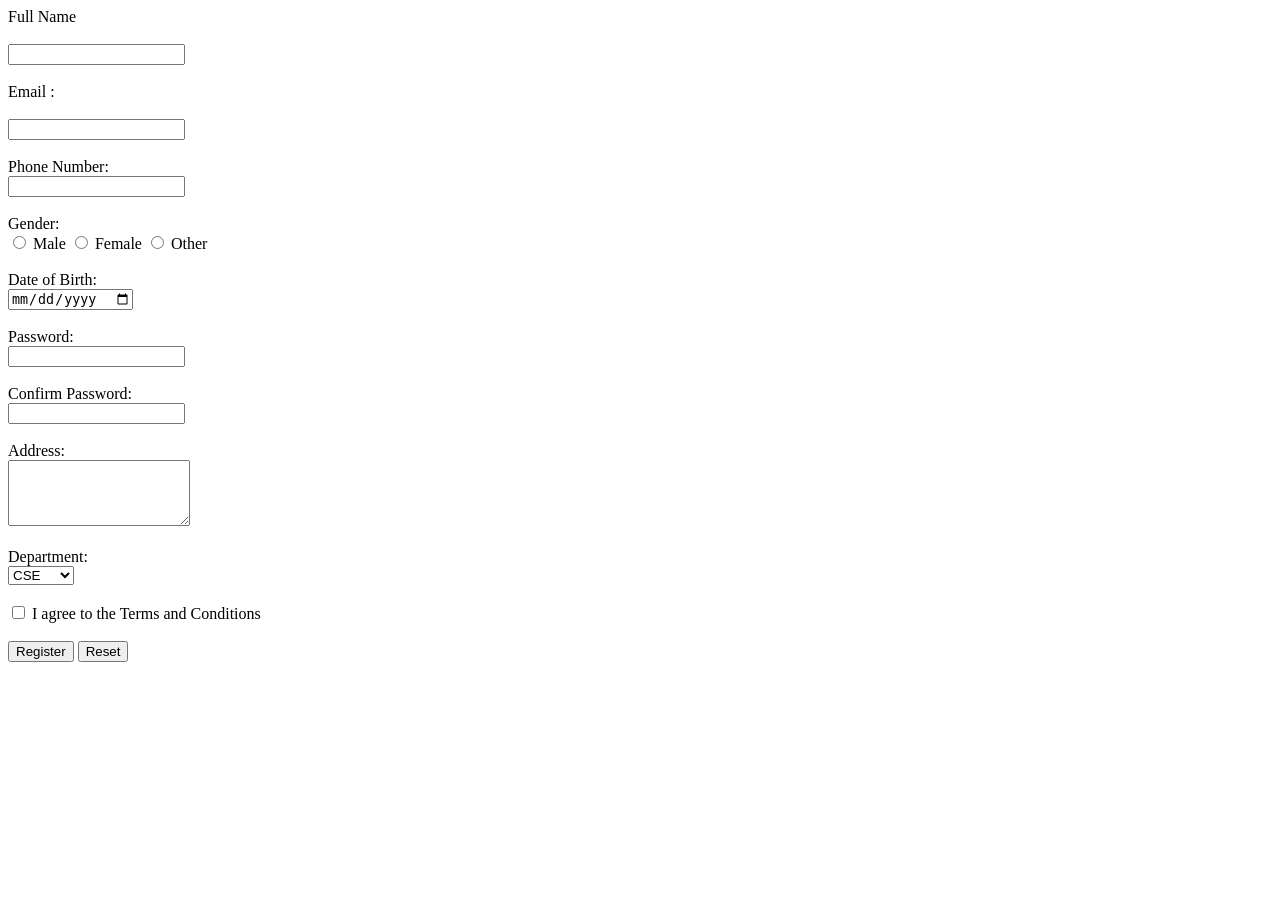
<file: index.html>
<!DOCTYPE html>
<html lang="en">
<head>
    <meta charset="UTF-8">
    <meta name="viewport" content="width=device-width, initial-scale=1.0">
    <title>Document</title>
</head>
<body>
    <form>
        <label for="fullname">Full Name</label> <br><br>
        <input type="text" id="fullname" name="fullname" required><br><br>

        <label for="email">Email :</label><br><br>
        <input type="email" id="email" name="email" required><br><br>

        <label for="phone">Phone Number: </label><br>
        <input type="tel" id="phone" name="phone" required><br><br>

        <label>Gender: </label><br>
        <input type="radio" id="male" name="gender" value="Male">
        <label for="male">Male</label>

        <input type="radio" id="female" name="gender" value="Female">
        <label for="female">Female</label>

       <input type="radio" id="other" name="gender" value="Other">
       <label for="other">Other</label><br><br>

       <label for="dob">Date of Birth: </label><br>
       <input type="date" id="dob" name="dob"><br><br>

       <label for="password">Password: </label><br>
       <input type="password" id="password" name="password" required><br><br>

       <label for="confirmpassword">Confirm Password: </label><br>
       <input type="password" id="confirmpassword" name="confirmpassword" required><br><br>

       <label for="address">Address: </label><br>
       <textarea id="address" name="address" rows="4"></textarea><br><br>

       <label for="department">Department: </label><br>
       <select id="department" name="department">
          <option value="CSE">CSE</option>
          <option value="EEE">EEE</option>
          <option value="BBA">BBA</option>
          <option value="English">English</option>
       </select><br><br>

       <input type="checkbox" id="terms" name="terms" required>
       <label for="terms">I agree to the Terms and Conditions</label><br><br>

       <input type="submit" value="Register">
       <input type="reset" value="Reset">
    </form>
</body>
</html>
</file>
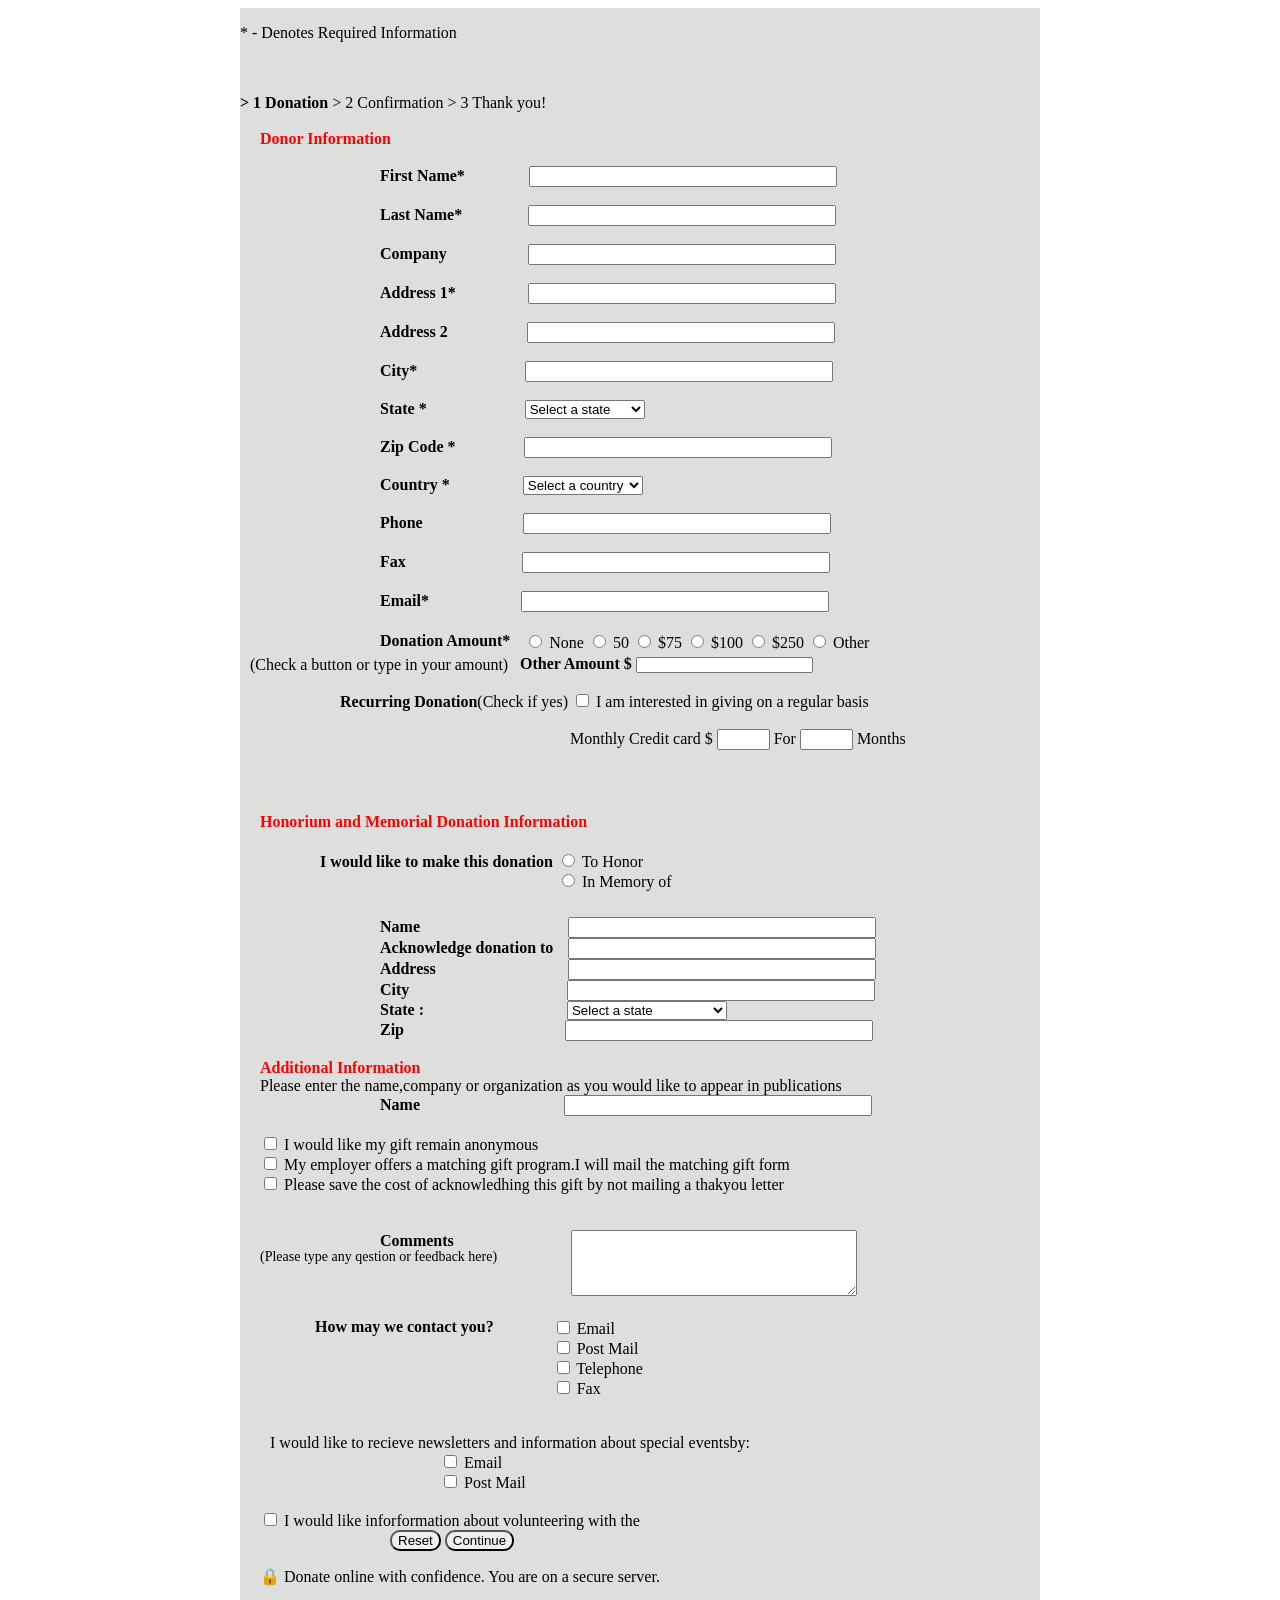
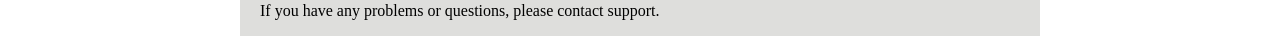
<file: labtask2.0/index.html>
<!DOCTYPE html>
<html lang="en">
<head>
    <meta charset="UTF-8">
    <meta name="viewport" content="width=device-width, initial-scale=1.0">
    <title>Experiment</title>
    <link rel="stylesheet" href="style.css">
</head>
<body>

    <div class="donationPage">
        <p>* - Denotes Required Information</p><br><br>

        <div class="stepNav">
            <span><b>&gt; 1 Donation</b></span>
            <span>&gt; 2 Confirmation</span>
            <span>&gt; 3 Thank you!</span>
        </div><br>

        <label class="sectionTitle">Donor Information</label><br><br>

        <form>
            <div class="donorDetails">

                <div class="nameAddress">

                    <label for="firstname" class="fieldLabel">First Name*</label>
                    <input type="text" id="firstname" name="firstname" required><br><br>

                    <label for="lastname" class="fieldLabel">Last Name*</label>
                    <input type="text" id="lastname" name="lastname" required><br><br>

                    <label for="company" class="fieldLabel">Company</label>
                    <input type="text" id="company" name="company"><br><br>

                    <label for="address1" class="fieldLabel">Address 1*</label>
                    <input type="text" id="address1" name="adddress1" required><br><br>

                    <label for="address2" class="fieldLabel">Address 2</label>
                    <input type="text" id="address2" name="adddress2"><br><br>

                    <label for="city" class="fieldLabel">City*</label>
                    <input type="text" id="city" name="city" required><br><br>

                    <label for="state" class="fieldLabel">State *</label>
                    <select id="state" name="state" required>
                        <option value="" selected disabled>Select a state</option>
                        <option value="State1">State 1</option>
                        <option value="state2">State 2</option>
                        <option value="state3">State 3</option>
                        <option value="state4">State 4</option>
                    </select><br><br>

                    <label for="zipcode" class="fieldLabel">Zip Code *</label>
                    <input type="text" id="zipcode" name="zip code" required><br><br>

                    <label for="country" class="fieldLabel">Country *</label>
                    <select id="country" name="country" required>
                        <option value="" selected disabled>Select a country</option>
                        <option value="country1">Country 1</option>
                        <option value="country2">Country 2</option>
                        <option value="country3">Country 3</option>
                        <option value="country4">Country 4</option>
                    </select><br><br>

                    <label for="phone" class="fieldLabel">Phone</label>
                    <input type="tel" id="phone" name="phone" required><br><br>

                    <label for="Fax" class="fieldLabel">Fax</label>
                    <input type="text" id="Fax" name="Fax"><br><br>

                    <label for="email" class="fieldLabel">Email*</label>
                    <input type="email" id="email" name="email" required><br>
                </div>

                <label class="fieldLabel"><b>Donation Amount* </b></label>
                <div id="donationOptions">

                    <input type="radio" id="none" name="Amount" value="none">
                    <label for="none">None</label>

                    <input type="radio" id="50" name="Amount" value="50">
                    <label for="50">50</label>

                    <input type="radio" id="75" name="Amount" value="75">
                    <label for="75">$75</label>

                    <input type="radio" id="100" name="Amount" value="100">
                    <label for="100">$100</label>

                    <input type="radio" id="250" name="Amount" value="250">
                    <label for="50">$250</label>

                    <input type="radio" id="other" name="Amount" value="other">
                    <label for="other">Other</label><br><br>
                </div>

                <p id="amountHint">(Check a button or type in your amount)</p>

                <div id="otherDonation">
                    <label for="othamount"><b>Other Amount $</b></label>
                    <input type="text" id="othamount" name="othamount"><br><br>
                </div>

                <div id="recurringGift">
                    <label><b>Recurring Donation</b>(Check if yes)</label>
                    <input type="checkbox" id="interested" name="interested" required>
                    <label for="interested">I am interested in giving on a regular basis</label><br><br>

                    <div id="monthlyDetails">
                        <label for="creditamount">Monthly Credit card $</label>
                        <input type="text" id="creditamount" name="creditamount" class="smallField">
                        <label>For</label>
                        <input type="text" id="months" name="months" class="smallField">
                        <label>Months</label><br><br>
                    </div>
                </div>

            </div>

            <label class="sectionTitle">Honorium and Memorial Donation Information</label>
            <div class="memorialDetails">

                <div id="dedicationBlock">
                    <label><b>I would like to make this donation </b></label>
                    <div id="dedicationChoices">
                        <div>
                            <input type="radio" id="tohonor" name="Dedicate" value="tohonor">
                            <label for="honor">To Honor</label>
                        </div>
                        <div>
                            <input type="radio" id="memory" name="Dedicate" value="memory">
                            <label for="memory">In Memory of</label><br>
                        </div>
                    </div>
                </div>

                <br><br><label for="names" class="memorialLabel">Name</label>
                <input type="text" id="names" name="Names"><br>

                <label for="ack" class="memorialLabel">Acknowledge donation to</label>
                <input type="text" id="ack" name="ack"><br>

                <label for="address" class="memorialLabel">Address</label>
                <input type="text" id="address" name="address"><br>

                <label for="city2" class="memorialLabel">City</label>
                <input type="text" id="city2" name="city2"><br>

                <label for="state2" class="memorialLabel">State : </label>
                <select id="state2" name="state2" required>
                    <option value="" selected disabled>Select a state</option>
                    <option value="State1">State 1</option>
                    <option value="state2">State 2</option>
                    <option value="state3">State 3</option>
                    <option value="state4">State 4</option>
                </select><br>

                <label for="zips" class="memorialLabel">Zip</label>
                <input type="text" id="zips" name="zips"><br><br>

            </div>

            <div class="extraDetails">
                <label class="sectionTitle"><b>Additional Information</b></label><br>
                <label id="publicationNote">Please enter the name,company or organization as you would like to appear in publications </label><br>

                <label for="name3" class="memorialLabel">Name</label>
                <input type="text" id="name3" name="name3"><br><br>

                <div id="giftOptions">
                    <input type="checkbox" id="c1" name="c1">
                    <label>I would like my gift remain anonymous</label><br>

                    <input type="checkbox" id="c2" name="c2">
                    <label>My employer offers a matching gift program.I will mail the matching gift form</label><br>

                    <input type="checkbox" id="c3" name="c3">
                    <label>Please save the cost of acknowledhing this gift by not mailing a thakyou letter</label><br><br>
                </div>

                <label id="commentTitle"><b>Comments</b></label><br>
                <label id="commentHint">(Please type any qestion or feedback here)</label>
                <textarea id="comments" name="comments" rows="4"></textarea><br><br>

                <div id="contactBlock">
                    <label id="contactTitle"><b>How may we contact you? </b></label>
                    <div id="contactChoices">

                        <input type="checkbox" id="c11" name="c11">
                        <label>Email</label><br>

                        <input type="checkbox" id="c12" name="c12">
                        <label>Post Mail</label><br>

                        <input type="checkbox" id="c13" name="c13">
                        <label>Telephone</label><br>

                        <input type="checkbox" id="c14" name="c14">
                        <label>Fax</label><br><br>
                    </div>
                </div>

                <br><label id="newsletterTitle">I would like to recieve newsletters and information about special eventsby:</label>

                <div id="newsletterChoices">
                    <input type="checkbox" id="c21" name="c21">
                    <label>Email</label><br>

                    <input type="checkbox" id="c22" name="c22">
                    <label>Post Mail</label><br>
                </div>

                <div id="volunteerOption">
                    <br><input type="checkbox" id="c31" name="c31">
                    <label>I would like inforformation about volunteering with the</label><br>
                </div>

                <div id="formButtons">
                    <input type="reset" value="Reset" id="resetButton">
                    <input type="submit" value="Continue" id="continueButton">
                </div>

                <p class="securityNote">&#128274; Donate online with confidence. You are on a secure server.</p>
                <p class="supportNote">If you have any problems or questions, please contact support.</p>

            </div>

        </form>
    </div>

</body>
</html>
</file>
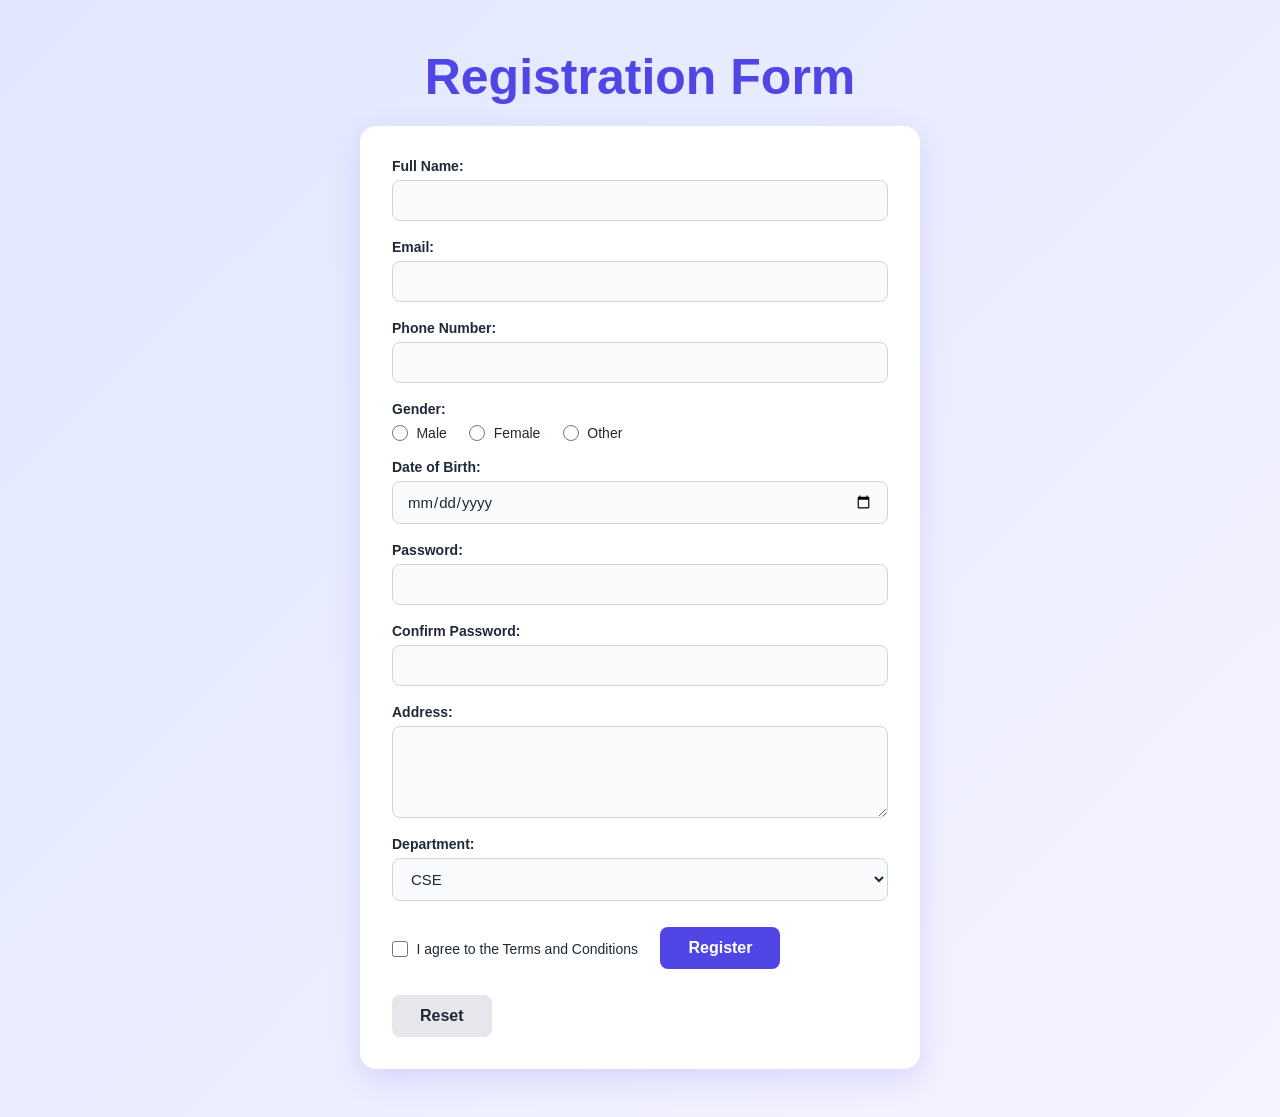
<file: Labtask2/index.html>
<!DOCTYPE html>
<html>

<head>
    <meta charset="UTF-8">
    <meta name="viewport" content="width=device-width, initial-scale=1.0">
    <title>Registration Form</title>
    <link rel="stylesheet" href="style.css">
</head>

<body>

    <h2>
        Registration Form
    </h2>

    <form action="#" method="post">

        <label for="fullname">Full Name:</label><br>
        <input type="text" id="fullname" name="fullname" required><br><br>

        <label for="email">Email:</label><br>
        <input type="email" id="email" name="email" required><br><br>

        <label for="phone">Phone Number:</label><br>
        <input type="tel" id="phone" name="phone" required><br><br>

        <label>Gender:</label><br>

        <input type="radio" id="male" name="gender" value="Male">
        <label for="male">Male</label>

        <input type="radio" id="female" name="gender" value="Female">
        <label for="female">Female</label>

        <input type="radio" id="other" name="gender" value="Other">
        <label for="other">Other</label><br><br>

        <label for="dob">Date of Birth:</label><br>
        <input type="date" id="dob" name="dob"><br><br>

        <label for="password">Password:</label><br>
        <input type="password" id="password" name="password" required><br><br>

        <label for="confirmPassword">Confirm Password:</label><br>
        <input type="password" id="confirmPassword" name="confirmPassword" required><br><br>

        <label for="address">Address:</label><br>
        <textarea id="address" name="address" rows="4"></textarea><br><br>

        <label for="department">Department:</label><br>
        <select id="department" name="department">
            <option value="CSE">CSE</option>
            <option value="EEE">EEE</option>
            <option value="BBA">BBA</option>
            <option value="English">English</option>
        </select><br><br>

        <input type="checkbox" id="terms" name="terms" required>
        <label for="terms">I agree to the Terms and Conditions</label><br><br>


        <input type="submit" value="Register" ;>

        <input type="reset" value="Reset" ;>
    </form>

</body>

</html>
</file>
<file: labtask2.0/style.css>
body {
    display: flex;
    justify-content: center;
    align-items: center;
}

.donationPage {
    max-height: fit-content;
    width: 800px;
    background-color: rgb(222, 222, 220);
}

.fieldLabel {
    position: relative;
    left: 140px;
    font-weight: bolder;
}

#firstname {
    position: relative;
    left: 200px;
    width: 300px;
}

#lastname {
    position: relative;
    left: 202px;
    width: 300px;
}

#company {
    position: relative;
    left: 217px;
    width: 300px;
}

#address1 {
    position: relative;
    left: 208px;
    width: 300px;
}

#address2 {
    position: relative;
    left: 215px;
    width: 300px;
}

#city {
    position: relative;
    left: 244px;
    width: 300px;
}

#state {
    position: relative;
    left: 234px;
    width: 120px;
}

#zipcode {
    position: relative;
    left: 204px;
    width: 300px;
}

#country {
    position: relative;
    left: 209px;
    width: 120px;
}

#phone {
    position: relative;
    left: 236px;
    width: 300px;
}

#Fax {
    position: relative;
    left: 252px;
    width: 300px;
}

#email {
    position: relative;
    left: 228px;
    width: 300px;
}

#donationOptions {
    position: relative;
    left: 150px;
    display: inline-block;
    top: 20px;
}

#amountHint {
    position: relative;
    bottom: 10px;
    left: 10px;
}

#otherDonation {
    position: relative;
    left: 280px;
    bottom: 45px;
}

#othamount {
    height: 10px;
}

#recurringGift {
    position: relative;
    left: 100px;
    bottom: 45px;
}

#creditamount {
    width: 45px;
}

#months {
    width: 45px;
}

#monthlyDetails {
    position: relative;
    left: 230px;
}

#dedicationChoices {
    display: inline-block;
    height: 50px;
    width: 150px;
    position: relative;
    top: 20px;
}

#dedicationBlock {
    position: relative;
    left: 80px;
}

.memorialLabel {
    position: relative;
    left: 140px;
    font-weight: bolder;
}

#names {
    position: relative;
    left: 284px;
    width: 300px;
}

#ack {
    position: relative;
    left: 151px;
    width: 300px;
}

#address {
    position: relative;
    left: 268px;
    width: 300px;
}

#city2 {
    position: relative;
    left: 294px;
    width: 300px;
}

#state2 {
    position: relative;
    left: 279px;
    width: 160px;
}

#zips {
    position: relative;
    left: 297px;
    width: 300px;
}

#name3 {
    position: relative;
    left: 280px;
    width: 300px;
}

#giftOptions {
    position: relative;
    left: 20px;
}

#commentTitle {
    position: relative;
    left: 140px;
    top: 20px;
    font-weight: bolder;
}

#commentHint {
    position: relative;
    left: 20px;
    bottom: 35px;
    font-weight: lighter;
    font-size: 14px;
}

#comments {
    position: relative;
    left: 90px;
    width: 280px;
}

#contactChoices {
    display: inline-block;
    height: 80px;
    position: relative;
    left: 130px;
}

#contactTitle {
    position: relative;
    bottom: 80px;
    left: 75px;
}

#newsletterChoices {
    height: 40px;
    position: relative;
    left: 200px;
}

#newsletterTitle {
    position: relative;
    left: 30px;
}

.sectionTitle {
    color: red;
    position: relative;
    left: 20px;
    font-weight: bolder;
}

#volunteerOption {
    position: relative;
    left: 20px;
}

#formButtons {
    position: relative;
    left: 150px;
}

.securityNote {
    position: relative;
    left: 20px;
}

.supportNote {
    position: relative;
    left: 20px;
}

#resetButton {
    border-radius: 10px;
}

#continueButton {
    border-radius: 10px;
}

#publicationNote {
    position: relative;
    left: 20px;
}

.smallField {
    width: 45px;
}
</file>
<file: Labtask2/style.css>
:root {
    --primary: #4f46e5;
    --primary-dark: #4338ca;
    --text: #1f2937;
    --border: #d1d5db;
}

* {
    box-sizing: border-box;
}

body {
    margin: 20;
    padding: 40px 16px;
    font-family: "Segoe UI", Roboto, Helvetica, Arial, sans-serif;
    color: var(--text);
    background: linear-gradient(135deg, #e0e7ff 0%, #f5f3ff 100%);
    min-height: 100vh;
}

/* Heading */
h2 {
    max-width: 560px;
    margin: 0 auto 20px;
    text-align: center;
    font-size: 50px;
    color: var(--primary);
}

/* Form card */
form {
    max-width: 560px;
    margin: 0 auto;
    padding: 32px;
    background: #fff;
    border-radius: 16px;
    box-shadow: 0 10px 30px rgba(79, 70, 229, 0.15);
}

/* <br> tags are replaced by CSS spacing */
br {
    display: none;
}

/* Labels (above inputs) */
label {
    display: block;
    margin-top: 18px;
    margin-bottom: 6px;
    font-size: 14px;
    font-weight: 600;
}

form label:first-child {
    margin-top: 0;
}

/* Text-like fields */
input[type="text"],
input[type="email"],
input[type="tel"],
input[type="date"],
input[type="password"],
textarea,
select {
    display: block;
    width: 100%;
    padding: 11px 14px;
    font-size: 15px;
    font-family: inherit;
    color: var(--text);
    background: #f9fafb;
    border: 1px solid var(--border);
    border-radius: 8px;
    transition: border-color .2s, box-shadow .2s, background .2s;
}

textarea {
    resize: vertical;
}

input:focus,
textarea:focus,
select:focus {
    outline: none;
    background: #fff;
    border-color: var(--primary);
    box-shadow: 0 0 0 3px rgba(79, 70, 229, 0.18);
}

/* Radio and checkbox, with their labels on the same line */
input[type="radio"],
input[type="checkbox"] {
    width: 16px;
    height: 16px;
    margin: 0 4px 0 0;
    vertical-align: middle;
    accent-color: var(--primary);
    cursor: pointer;
}

input[type="radio"]+label,
input[type="checkbox"]+label {
    display: inline-block;
    margin: 0 18px 0 0;
    font-weight: 500;
    vertical-align: middle;
    cursor: pointer;
}

/* Buttons */
input[type="submit"],
input[type="reset"] {
    margin-top: 26px;
    margin-right: 10px;
    padding: 12px 28px;
    font-size: 16px;
    font-weight: 600;
    border: none;
    border-radius: 8px;
    cursor: pointer;
    transition: background .2s, transform .1s;
}

input[type="submit"] {
    background: var(--primary);
    color: #fff;
}

input[type="submit"]:hover {
    background: var(--primary-dark);
}

input[type="reset"] {
    background: #e5e7eb;
    color: var(--text);
}

input[type="reset"]:hover {
    background: #d1d5db;
}

input[type="submit"]:active,
input[type="reset"]:active {
    transform: scale(0.98);
}

@media (max-width: 480px) {
    form {
        padding: 22px 18px;
    }
}
</file>
